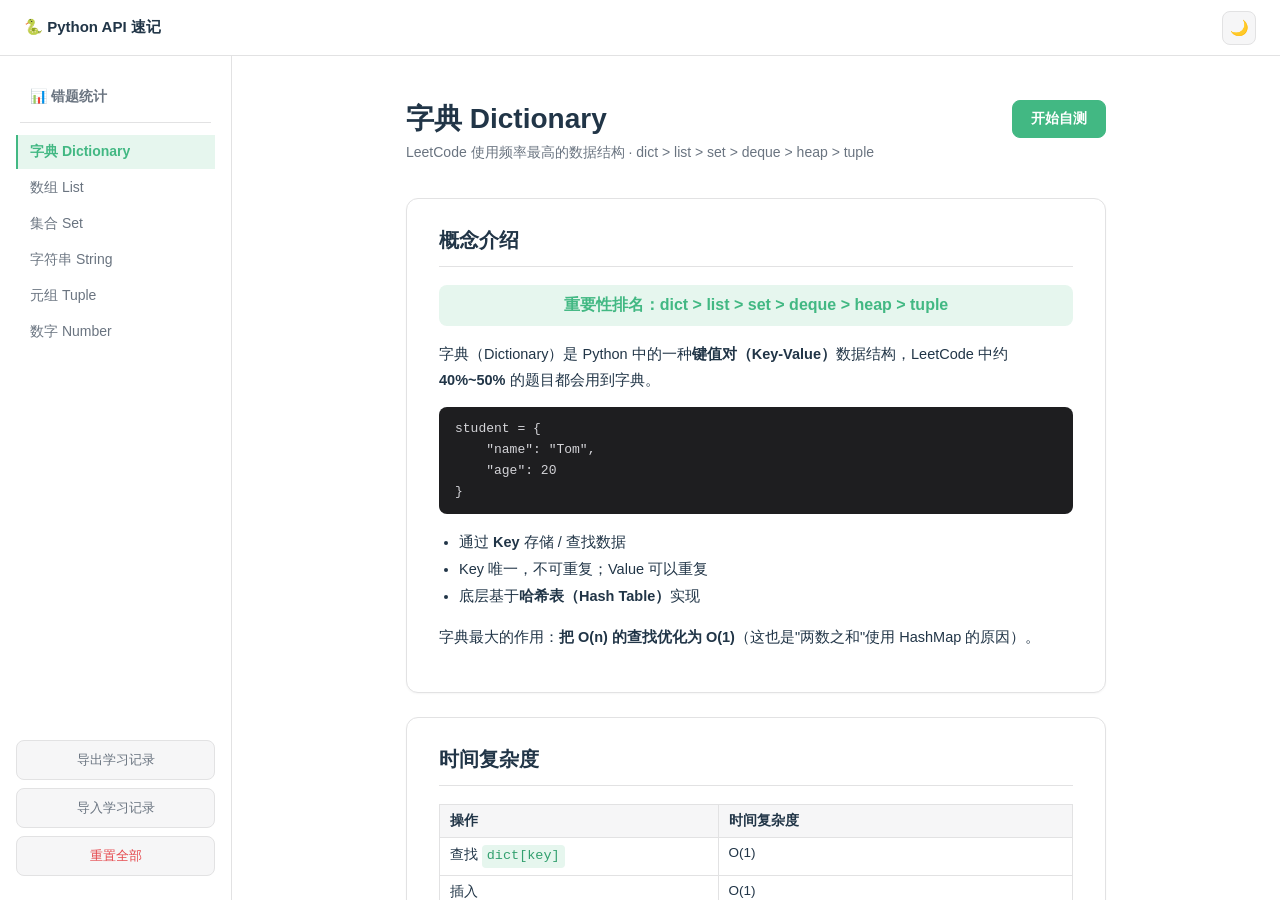
<file: index.html>
<!doctype html>
<html lang="zh-CN">
<head>
<meta charset="UTF-8" />
<meta http-equiv="refresh" content="0; url=python_api_review.html" />
<title>Python API 速记 · 面试复习</title>
</head>
<body>
<p>正在跳转到 <a href="python_api_review.html">Python API 速记</a>…</p>
</body>
</html>
</file>
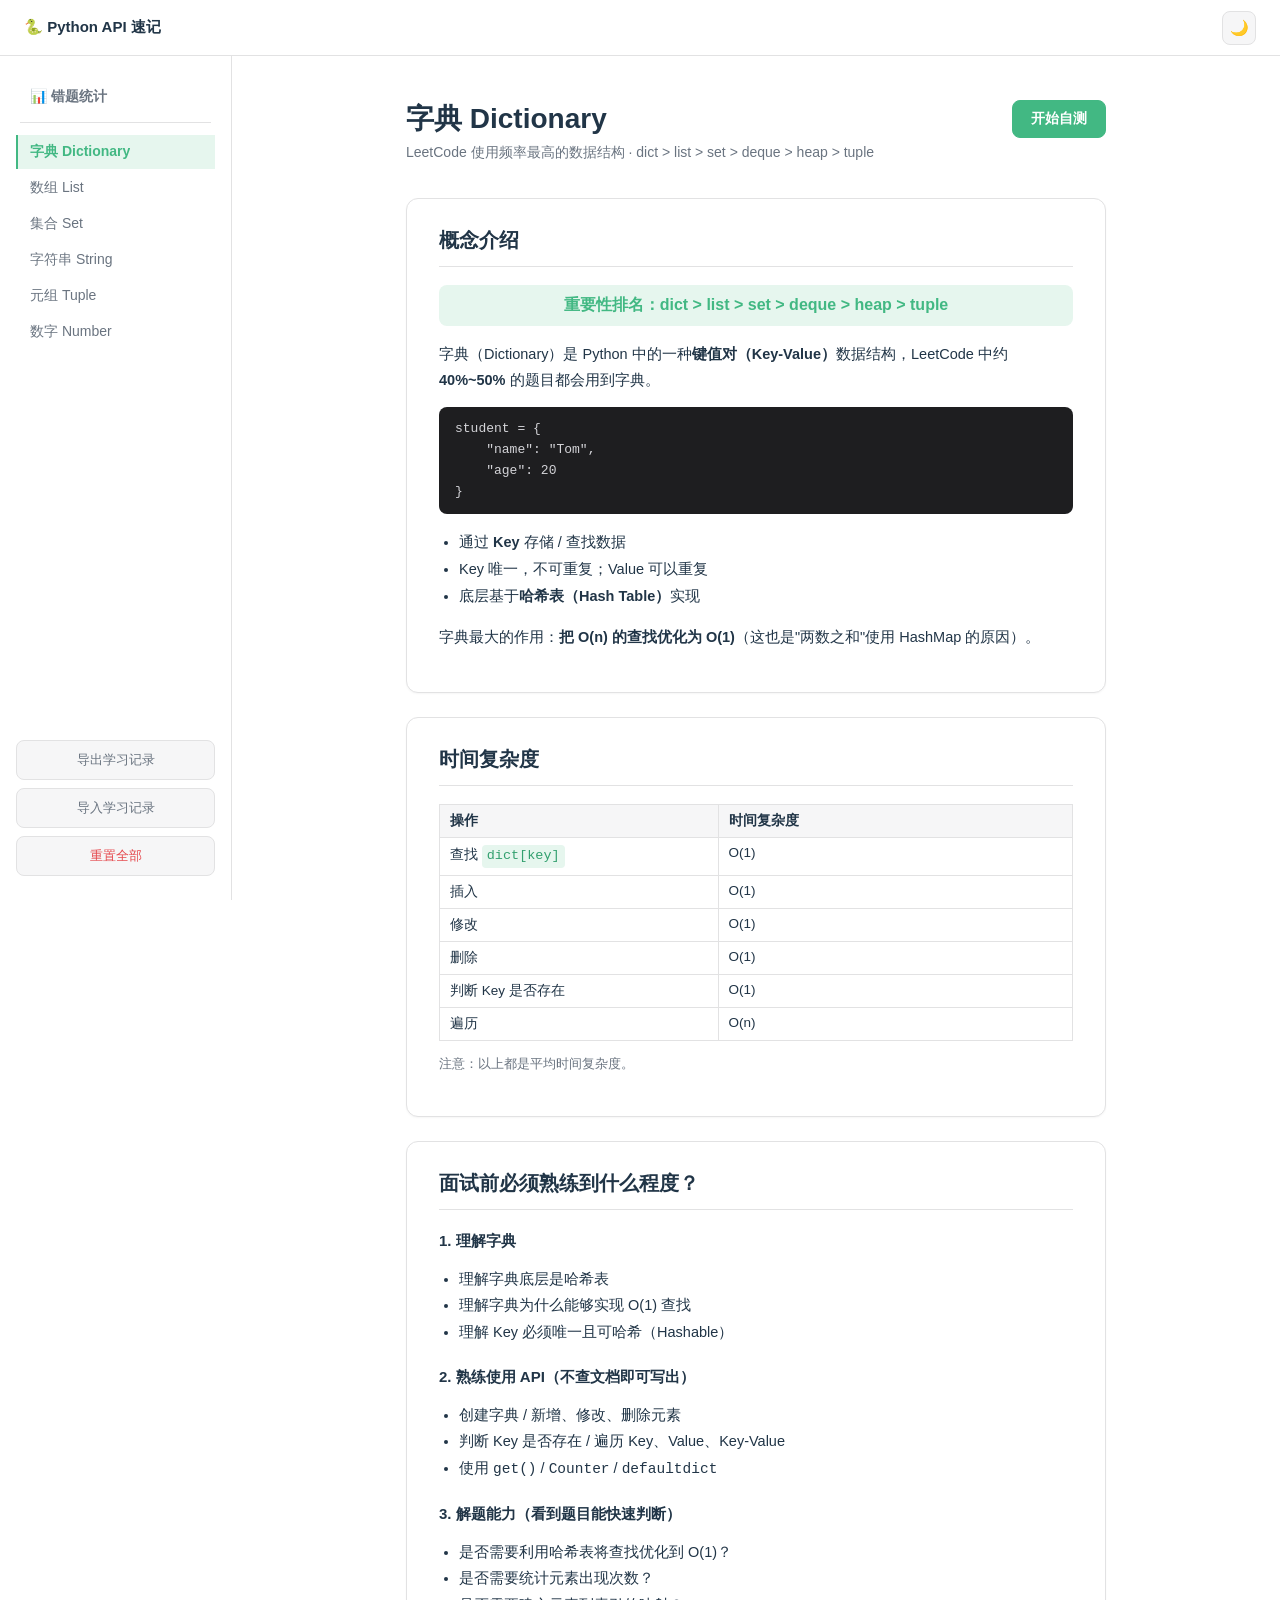
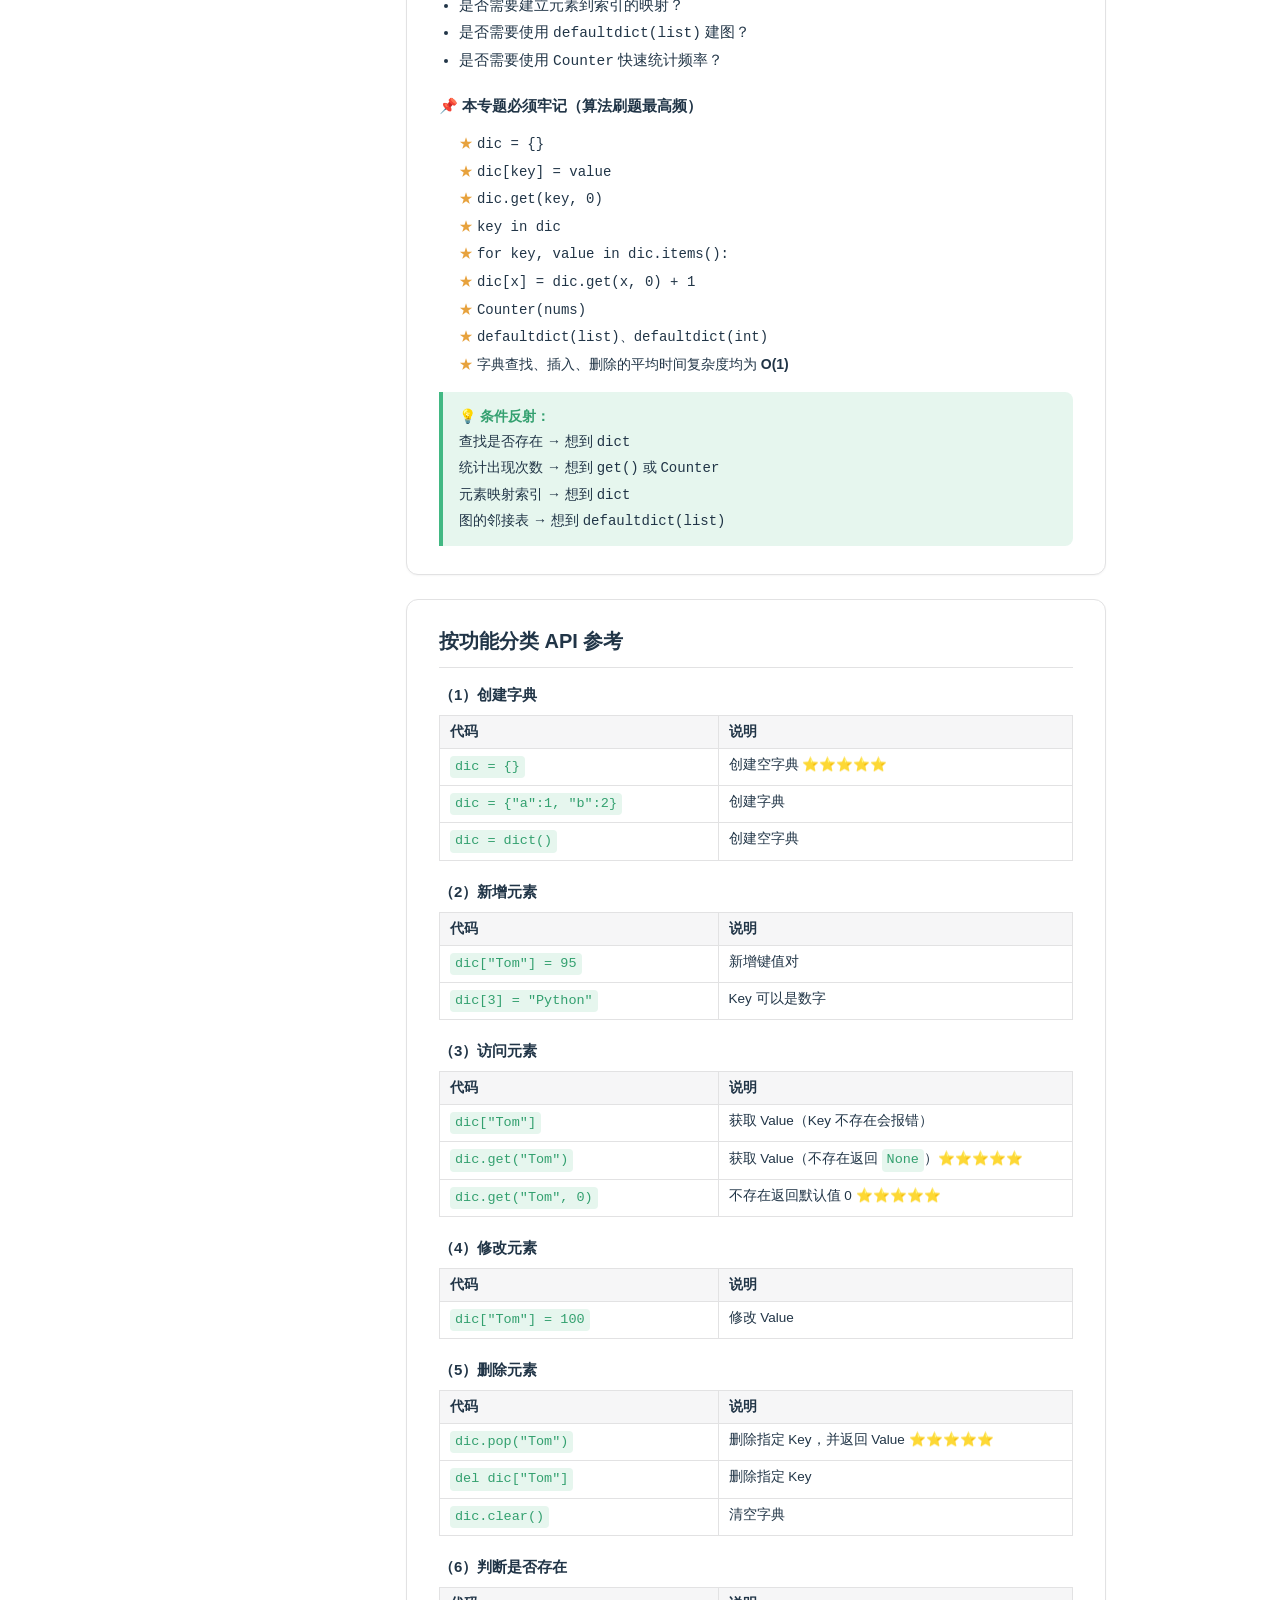
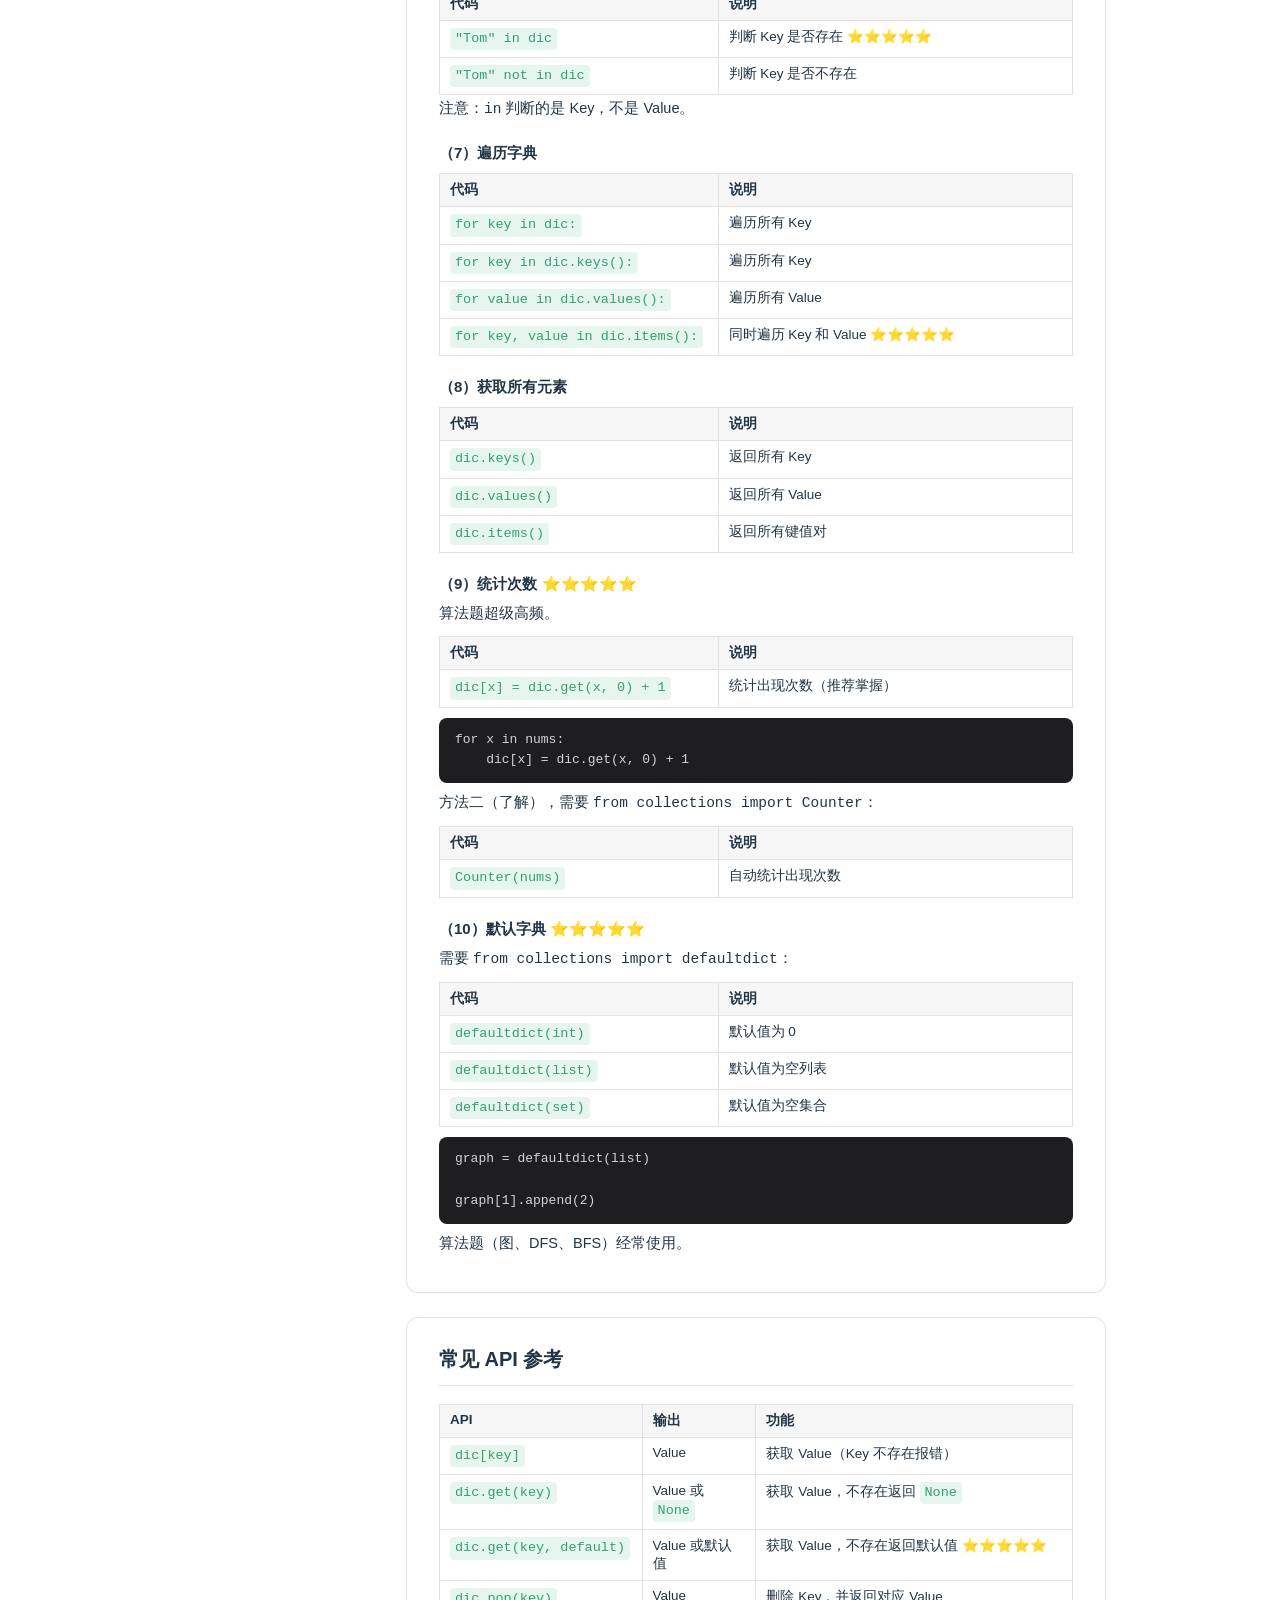
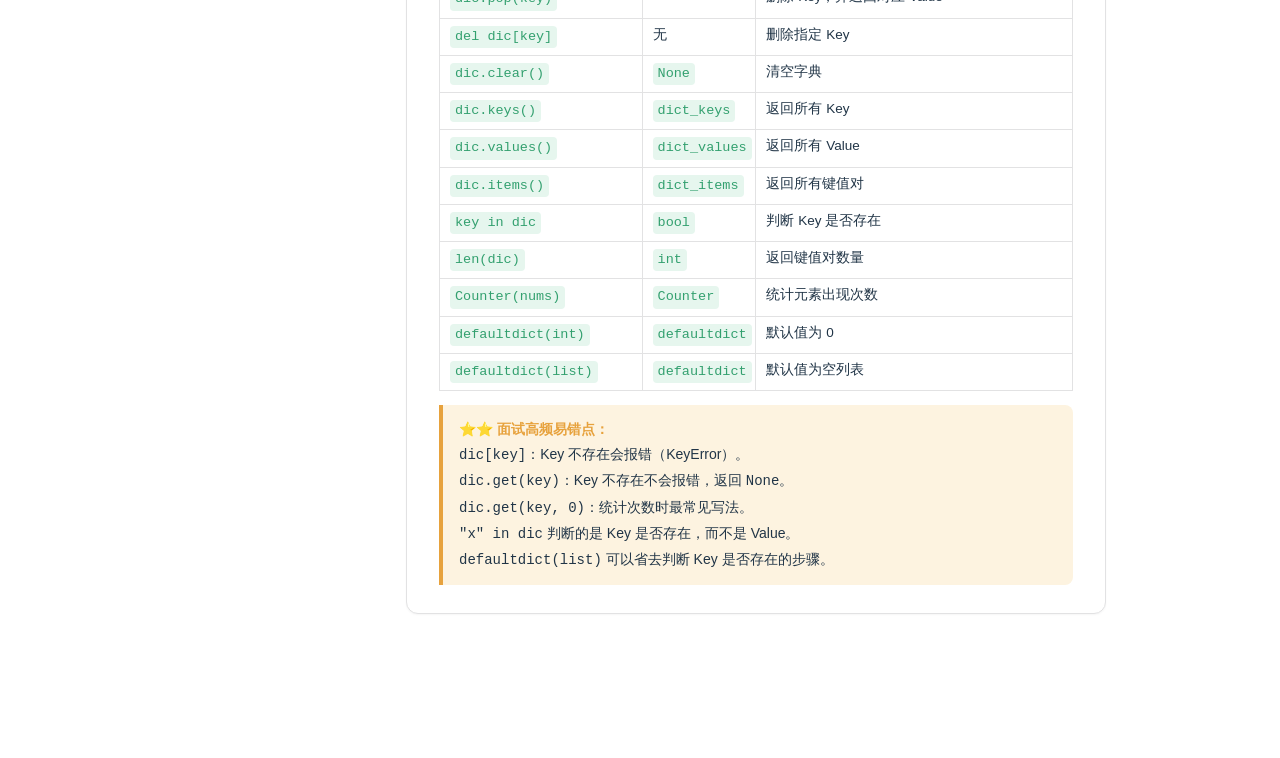
<file: python_api_review.html>
<!doctype html>
<html lang="zh-CN">
<head>
<meta charset="UTF-8" />
<meta name="viewport" content="width=device-width, initial-scale=1.0" />
<title>Python API 速记 · 面试复习</title>
<link rel="stylesheet" href="style.css" />
</head>
<body>
<script>
(function () {
  var saved = localStorage.getItem('pyapi-theme');
  var theme = saved || 'light';
  document.documentElement.dataset.theme = theme;
})();
</script>
<header class="site-header">
  <div class="site-header-brand">🐍 Python API 速记</div>
  <button id="themeToggleBtn" class="theme-toggle-btn" title="切换深色/浅色模式">🌙</button>
</header>
<div class="app">
  <aside class="sidebar">
    <nav id="nav"></nav>
    <div class="sidebar-footer">
      <button id="exportBtn" class="footer-btn">导出学习记录</button>
      <button id="importBtn" class="footer-btn">导入学习记录</button>
      <input type="file" id="importFileInput" accept="application/json" style="display:none" />
      <button id="resetAllBtn" class="reset-btn">重置全部</button>
    </div>
  </aside>
  <main id="main"></main>
</div>

<script>const TOPICS = [];</script>
<script src="data/dict.js"></script>
<script src="data/list.js"></script>
<script src="data/set.js"></script>
<script src="data/str.js"></script>
<script src="data/tuple.js"></script>
<script src="data/number.js"></script>
<script src="app.js"></script>
</body>
</html>
</file>
<file: style.css>
﻿  :root{
    --bg: #ffffff;
    --bg-soft: #f6f6f7;
    --panel-bg: #ffffff;
    --text: #213547;
    --text-soft: #6a7480;
    --border: #e2e2e3;
    --accent: #42b883;
    --accent-hover: #33a06f;
    --accent-soft: #e6f6ee;
    --good: #18a058;
    --good-bg: #e7f7ee;
    --bad: #e5484d;
    --bad-bg: #fdecec;
    --warn: #e7a23d;
    --warn-bg: #fdf3e0;
    --code-bg: #1e1e20;
    --code-text: #d4d4d8;
    --star: #e7a23d;
    --header-h: 56px;
    --shadow: 0 1px 2px rgba(0,0,0,.04);
    --editor-bg: rgba(66,184,131,.07);
    --editor-text: #24292f;
    --tok-keyword: #8250df;
    --tok-string: #116329;
    --tok-number: #953800;
    --tok-const: #036666;
    --tok-comment: #6e7781;
    --tok-func: #0969da;
  }
  :root[data-theme="dark"] {
    --bg: #1b1b1f;
    --bg-soft: #202127;
    --panel-bg: #202127;
    --text: rgba(255,255,255,.87);
    --text-soft: #98999e;
    --border: #2e2e32;
    --accent: #3ba374;
    --accent-hover: #4abd8c;
    --accent-soft: rgba(66,184,131,.16);
    --good: #3dd68c;
    --good-bg: rgba(61,214,140,.14);
    --bad: #f37373;
    --bad-bg: rgba(246,102,102,.14);
    --warn: #e0a742;
    --warn-bg: rgba(224,167,66,.14);
    --code-bg: #161618;
    --code-text: #d4d4d8;
    --star: #e0a742;
    --shadow: 0 1px 2px rgba(0,0,0,.3);
    --editor-bg: rgba(66,184,131,.08);
    --editor-text: #d4d4d8;
    --tok-keyword: #c678dd;
    --tok-string: #98c379;
    --tok-number: #d19a66;
    --tok-const: #56b6c2;
    --tok-comment: #7f848e;
    --tok-func: #61afef;
  }
  * { box-sizing: border-box; }
  html { color-scheme: light; }
  html[data-theme="dark"] { color-scheme: dark; }
  body {
    margin: 0;
    font-family: -apple-system, BlinkMacSystemFont, "Segoe UI", "PingFang SC", "Microsoft YaHei", sans-serif;
    background: var(--bg);
    color: var(--text);
    transition: background .2s, color .2s;
  }
  code, .mono, pre, .code-block {
    font-family: "SFMono-Regular", Consolas, "Liberation Mono", Menlo, monospace;
  }

  /* Top header */
  .site-header {
    position: sticky;
    top: 0;
    z-index: 30;
    height: var(--header-h);
    display: flex;
    align-items: center;
    justify-content: space-between;
    padding: 0 24px;
    background: var(--bg);
    border-bottom: 1px solid var(--border);
  }
  .site-header-brand { font-size: 15px; font-weight: 700; color: var(--text); display: flex; align-items: center; gap: 8px; }
  .theme-toggle-btn {
    width: 34px;
    height: 34px;
    border-radius: 8px;
    border: 1px solid var(--border);
    background: var(--bg-soft);
    color: var(--text);
    font-size: 15px;
    cursor: pointer;
    display: flex;
    align-items: center;
    justify-content: center;
    transition: border-color .15s, background .15s;
  }
  .theme-toggle-btn:hover { border-color: var(--accent); }

  .app { display: flex; align-items: flex-start; }

  /* Sidebar */
  .sidebar {
    width: 232px;
    flex-shrink: 0;
    background: var(--bg);
    border-right: 1px solid var(--border);
    padding: 24px 16px;
    position: sticky;
    top: var(--header-h);
    height: calc(100vh - var(--header-h));
    overflow-y: auto;
    display: flex;
    flex-direction: column;
  }
  .nav-group-label {
    font-size: 11px;
    font-weight: 700;
    text-transform: uppercase;
    letter-spacing: .04em;
    color: var(--text-soft);
    padding: 0 12px;
    margin-bottom: 6px;
  }
  .nav-item {
    display: flex;
    align-items: center;
    justify-content: space-between;
    gap: 8px;
    padding: 8px 12px;
    border-left: 2px solid transparent;
    color: var(--text-soft);
    text-decoration: none;
    font-size: 14px;
    margin-bottom: 2px;
    cursor: pointer;
    transition: background .15s, color .15s, border-color .15s;
  }
  .nav-item-label { overflow: hidden; text-overflow: ellipsis; white-space: nowrap; }
  .nav-item:hover { background: var(--bg-soft); color: var(--text); }
  .nav-item.active { background: var(--accent-soft); color: var(--accent); border-left-color: var(--accent); font-weight: 600; }
  .nav-item.nav-stats-link { font-weight: 600; }
  .nav-divider { height: 1px; background: var(--border); margin: 8px 4px 12px; }
  .nav-status-dot { flex-shrink: 0; font-size: 12px; font-weight: 800; }
  .nav-status-dot.nav-status-green { color: var(--good); }
  .nav-status-dot.nav-status-yellow {
    display: inline-block;
    width: 8px;
    height: 8px;
    border-radius: 50%;
    background: var(--warn);
  }
  .sidebar-footer { margin-top: auto; padding-top: 16px; display: flex; flex-direction: column; gap: 8px; }
  .reset-btn, .footer-btn {
    width: 100%;
    padding: 10px 12px;
    border-radius: 8px;
    border: 1px solid var(--border);
    background: var(--bg-soft);
    font-size: 13px;
    cursor: pointer;
    transition: background .15s, border-color .15s;
  }
  .footer-btn { color: var(--text-soft); }
  .footer-btn:hover { background: var(--accent-soft); border-color: var(--accent); color: var(--accent); }
  .reset-btn { color: var(--bad); }
  .reset-btn:hover { background: var(--bad-bg); border-color: var(--bad); }

  /* Main */
  main { flex: 1; min-width: 0; padding: 44px 40px 120px; max-width: 780px; margin: 0 auto; }
  .topic-header { display: flex; align-items: center; justify-content: space-between; gap: 16px; margin-bottom: 6px; }
  .topic-title { font-size: 28px; font-weight: 800; margin: 0; color: var(--text); }
  .topic-sub { color: var(--text-soft); font-size: 14px; margin-bottom: 36px; }
  .mode-toggle-btn {
    flex-shrink: 0;
    padding: 9px 18px;
    border-radius: 8px;
    border: 1px solid var(--accent);
    background: var(--accent);
    color: #fff;
    font-size: 14px;
    font-weight: 600;
    cursor: pointer;
    transition: background .15s, border-color .15s;
  }
  .mode-toggle-btn:hover { background: var(--accent-hover); border-color: var(--accent-hover); }
  .mode-toggle-btn.quiz-active { background: transparent; color: var(--text-soft); border-color: var(--border); }
  .mode-toggle-btn.quiz-active:hover { border-color: var(--accent); color: var(--accent); }
  .quiz-tabs { display: flex; gap: 8px; margin-bottom: 20px; }
  .quiz-tab-btn {
    padding: 9px 16px;
    border-radius: 8px;
    border: 1px solid var(--border);
    background: var(--bg-soft);
    color: var(--text-soft);
    font-size: 13.5px;
    font-weight: 600;
    cursor: pointer;
    transition: background .15s, color .15s, border-color .15s;
  }
  .quiz-tab-btn:hover { border-color: var(--accent); color: var(--accent); }
  .quiz-tab-btn.active { background: var(--accent); border-color: var(--accent); color: #fff; }
  .note-block { margin-bottom: 22px; }
  .note-block:last-child { margin-bottom: 0; }
  .note-block h3 { font-size: 14.5px; margin: 18px 0 8px; color: var(--text); }
  .note-block h3:first-child { margin-top: 0; }
  .note-hint { font-size: 12.5px; color: var(--text-soft); margin: -4px 0 8px; }

  .panel {
    background: var(--panel-bg);
    border: 1px solid var(--border);
    border-radius: 12px;
    padding: 28px 32px;
    margin-bottom: 24px;
    box-shadow: var(--shadow);
  }
  .panel h2 {
    font-size: 20px;
    font-weight: 700;
    margin: 0 0 18px;
    padding-bottom: 12px;
    border-bottom: 1px solid var(--border);
    display: flex;
    align-items: center;
    gap: 8px;
  }
  .panel h3 {
    font-size: 15px;
    margin: 22px 0 10px;
    color: var(--text);
  }
  .panel p { line-height: 1.8; color: var(--text); font-size: 14.5px; }
  .panel ul { line-height: 1.85; font-size: 14.5px; padding-left: 20px; }
  .rank { text-align:center; font-weight:700; color: var(--accent); background: var(--accent-soft); padding: 10px; border-radius: 8px; margin: 12px 0; }
  .ref-table { width: 100%; table-layout: fixed; border-collapse: collapse; font-size: 13.5px; margin: 10px 0 4px; }
  .ref-table th, .ref-table td { border: 1px solid var(--border); padding: 7px 10px; text-align: left; vertical-align: top; overflow-wrap: break-word; }
  .ref-table th { background: var(--bg-soft); font-weight: 600; }
  .ref-table td code, .ref-table th code {
    display: inline-block;
    background: var(--accent-soft);
    color: var(--accent-hover);
    padding: 1px 5px;
    border-radius: 4px;
    white-space: pre-wrap;
    overflow-wrap: break-word;
    line-height: 1.5;
  }
  /* 默认 2 列（代码 / 说明）表格的固定列宽，保证各表格上下对齐 */
  .ref-table th:nth-child(1), .ref-table td:nth-child(1) { width: 44%; }
  .ref-table th:nth-child(2), .ref-table td:nth-child(2) { width: 56%; }
  /* 3 列（API / 输出 / 功能）表格单独指定列宽 */
  .ref-table.cols-3 th:nth-child(1), .ref-table.cols-3 td:nth-child(1) { width: 32%; }
  .ref-table.cols-3 th:nth-child(2), .ref-table.cols-3 td:nth-child(2) { width: 18%; }
  .ref-table.cols-3 th:nth-child(3), .ref-table.cols-3 td:nth-child(3) { width: 50%; }
  .code-block {
    background: var(--code-bg);
    color: var(--code-text);
    padding: 12px 16px;
    border-radius: 8px;
    font-size: 13px;
    line-height: 1.6;
    white-space: pre-wrap;
    overflow-x: auto;
    margin: 10px 0;
  }
  .star-list { list-style: none; padding-left: 0; }
  .star-list li:before { content: "★ "; color: var(--star); }
  .star-list li { line-height: 1.9; font-size: 14px; }
  .callout {
    background: var(--accent-soft);
    border-left: 4px solid var(--accent);
    padding: 12px 16px;
    border-radius: 0 8px 8px 0;
    font-size: 14px;
    margin-top: 14px;
    line-height: 1.8;
  }
  .callout b { color: var(--accent-hover); }
  .callout.warning {
    background: var(--warn-bg);
    border-left-color: var(--warn);
  }
  .callout.warning b { color: var(--warn); }

  /* Quiz groups */
  .qgroup { margin-bottom: 26px; }
  .qgroup:last-child { margin-bottom: 4px; }
  .qgroup-heading { font-size: 15px; font-weight: 700; margin: 0 0 8px; color: var(--text); }
  .scenario {
    display: flex;
    align-items: flex-start;
    gap: 10px;
    background: var(--bg-soft);
    border: 1px dashed var(--border);
    border-radius: 8px;
    padding: 10px 14px;
    margin-bottom: 12px;
  }
  .scenario-label {
    flex-shrink: 0;
    font-size: 11px;
    font-weight: 700;
    color: var(--accent);
    background: var(--accent-soft);
    padding: 2px 8px;
    border-radius: 5px;
    margin-top: 2px;
  }
  .scenario pre { margin: 0; font-size: 13px; line-height: 1.6; white-space: pre-wrap; }

  .q { margin-bottom: 18px; }
  .q-prompt { font-size: 14px; margin-bottom: 6px; line-height: 1.6; }
  .q-prompt .n { color: var(--text-soft); margin-right: 4px; }

  /* 代码编辑区：textarea 叠在语法高亮 pre 上面，文字透明只露光标 */
  .q-code-editor {
    display: grid;
    background: var(--editor-bg);
    border-left: 3px solid var(--accent);
    border-radius: 0 8px 8px 0;
    transition: background .15s, box-shadow .15s;
  }
  .q-code-editor:focus-within { box-shadow: 0 0 0 2px var(--accent-soft); }
  .q-code-editor.correct { background: var(--good-bg); }
  .q-code-editor.incorrect { background: var(--bad-bg); }
  .q-code-editor.viewed { background: var(--warn-bg); }
  /* pre 和 textarea 叠在同一个 grid 格子里，textarea 在后面所以会盖在上层 */
  .q-code-highlight, .q-code-input {
    grid-area: 1 / 1;
    margin: 0;
    width: 100%;
    padding: 10px 14px;
    font-family: "SFMono-Regular", Consolas, "Liberation Mono", Menlo, monospace;
    font-size: 13px;
    line-height: 1.6;
    white-space: pre-wrap;
    word-wrap: break-word;
    tab-size: 4;
    box-sizing: border-box;
  }
  .q-code-highlight {
    color: var(--editor-text);
    pointer-events: none;
  }
  .q-code-highlight code { font: inherit; color: inherit; background: none; padding: 0; }
  .q-code-input {
    display: block;
    background: transparent;
    color: transparent;
    -webkit-text-fill-color: transparent;
    caret-color: var(--editor-text);
    appearance: none;
    -webkit-appearance: none;
    border: none;
    outline: none;
    resize: none;
    overflow: hidden;
  }
  .tok-keyword { color: var(--tok-keyword); }
  .tok-string { color: var(--tok-string); }
  .tok-number { color: var(--tok-number); }
  .tok-const { color: var(--tok-const); }
  .tok-comment { color: var(--tok-comment); font-style: italic; }
  .tok-func { color: var(--tok-func); }

  .q-toolbar { margin-top: 6px; display: flex; align-items: center; gap: 10px; }
  .q-icon {
    width: 20px;
    height: 20px;
    flex-shrink: 0;
    border-radius: 50%;
    display: flex;
    align-items: center;
    justify-content: center;
    font-size: 12px;
    font-weight: 800;
    visibility: hidden;
  }
  .q-icon.correct { visibility: visible; background: var(--good-bg); color: var(--good); }
  .q-icon.incorrect { visibility: visible; background: var(--bad-bg); color: var(--bad); }
  .q-answer-btn {
    background: none;
    border: none;
    color: var(--text-soft);
    text-decoration: underline;
    text-underline-offset: 2px;
    cursor: pointer;
    font-size: 12.5px;
    padding: 0;
  }
  .q-answer-btn:hover { color: var(--accent); }
  .q-answer-text {
    display: none;
    color: var(--accent);
    font-size: 12.5px;
    background: var(--accent-soft);
    padding: 2px 8px;
    border-radius: 5px;
    white-space: pre-wrap;
  }
  .q-answer-text.visible { display: inline-block; }

  /* 错题统计 / 错题回顾 */
  .panel-section-title {
    display: flex;
    align-items: center;
    justify-content: space-between;
    gap: 12px;
    margin: 0 0 16px;
    padding-bottom: 12px;
    border-bottom: 1px solid var(--border);
  }
  .panel-section-title h2 { margin: 0; padding: 0; border: none; font-size: 18px; }
  .stats-review-btn {
    flex-shrink: 0;
    padding: 7px 14px;
    border-radius: 7px;
    border: 1px solid var(--accent);
    background: var(--accent-soft);
    color: var(--accent);
    font-size: 12.5px;
    font-weight: 600;
    cursor: pointer;
    transition: background .15s;
  }
  .stats-review-btn:hover { background: var(--accent); color: #fff; }
  .stats-empty { color: var(--text-soft); font-size: 14px; }

  .q-result {
    margin-top: 6px;
    font-size: 12.5px;
    font-weight: 600;
    display: none;
  }
  .q-result.correct { display: block; color: var(--good); }
  .q-result.incorrect { display: block; color: var(--bad); }
  .q-code-input:disabled { opacity: .7; cursor: not-allowed; }

  .review-submit-row {
    margin-top: 22px;
    padding-top: 18px;
    border-top: 1px solid var(--border);
    display: flex;
    align-items: center;
    gap: 16px;
  }
  .review-submit-btn {
    padding: 10px 22px;
    border-radius: 8px;
    border: 1px solid var(--accent);
    background: var(--accent);
    color: #fff;
    font-size: 14px;
    font-weight: 600;
    cursor: pointer;
  }
  .review-submit-btn:hover { background: var(--accent-hover); }
  .review-submit-btn:disabled { opacity: .5; cursor: not-allowed; }
  .review-result-summary { font-size: 14px; color: var(--text-soft); }
</file>
